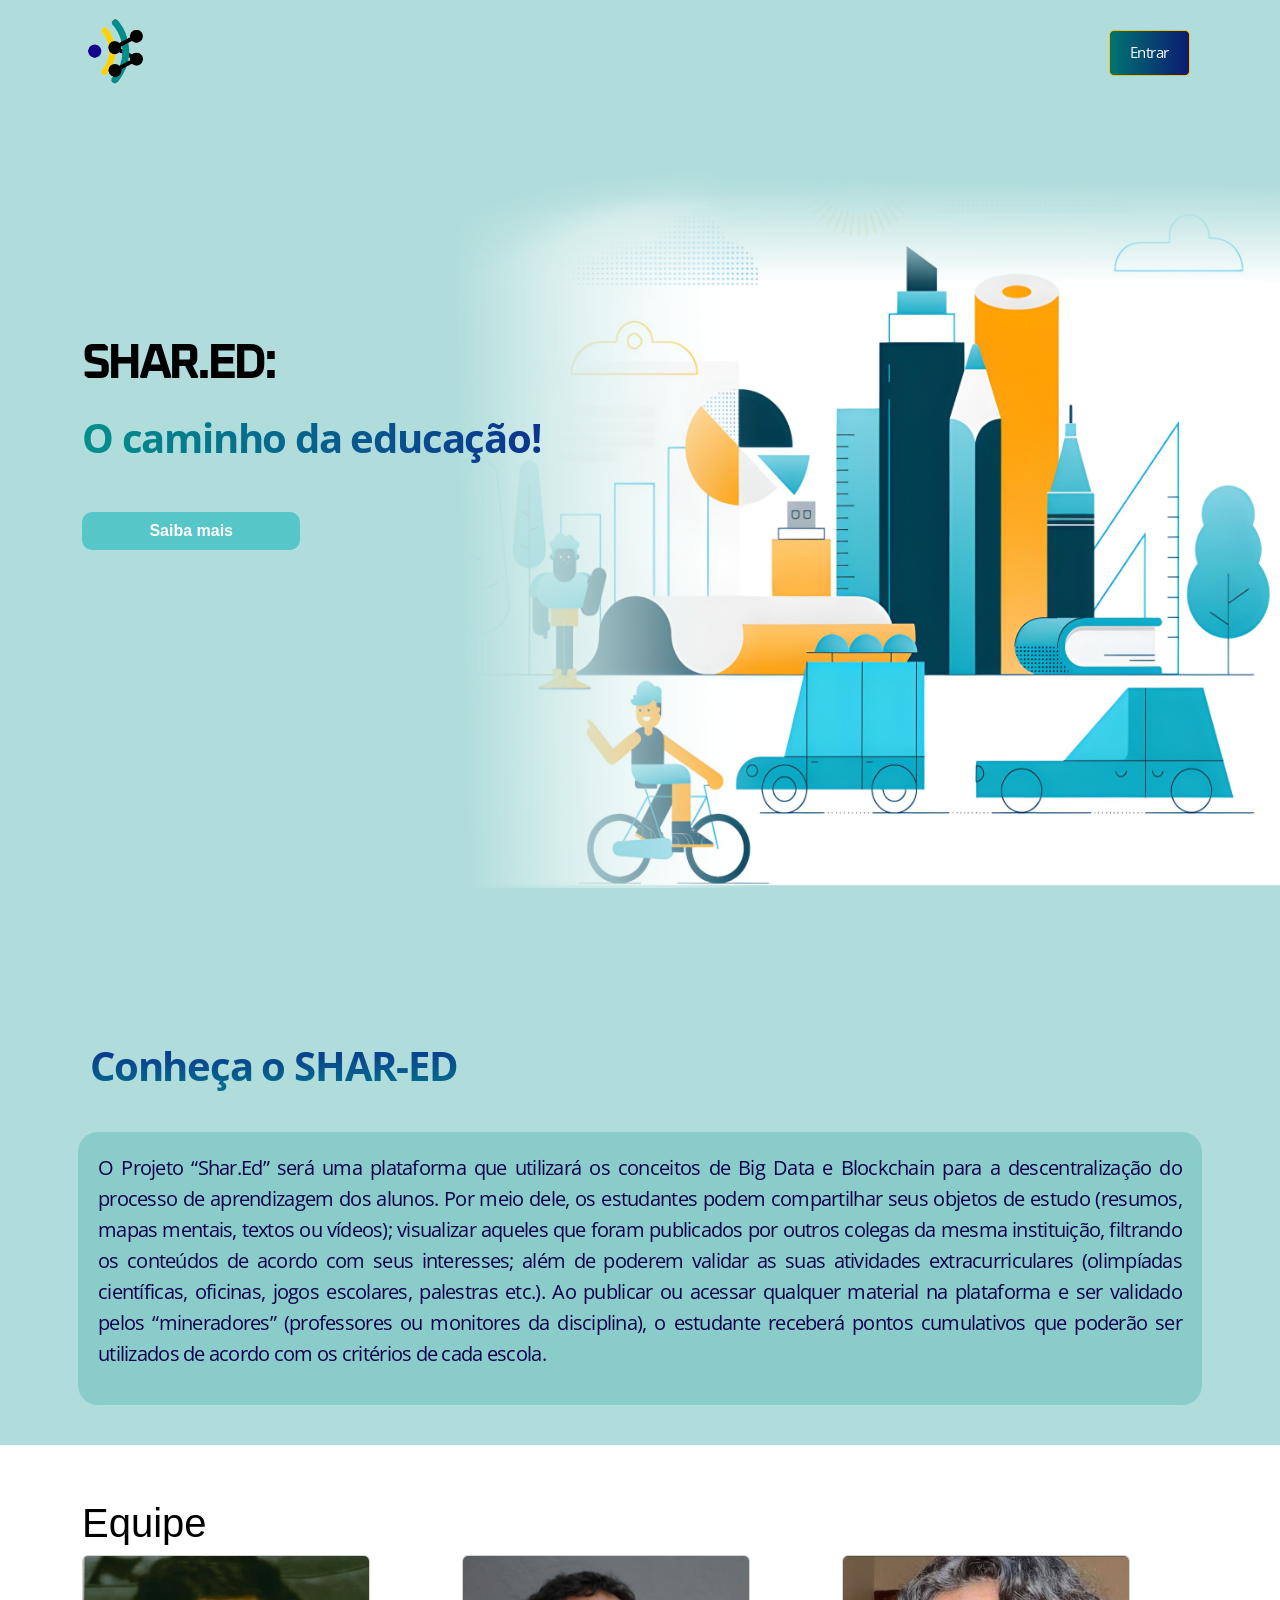
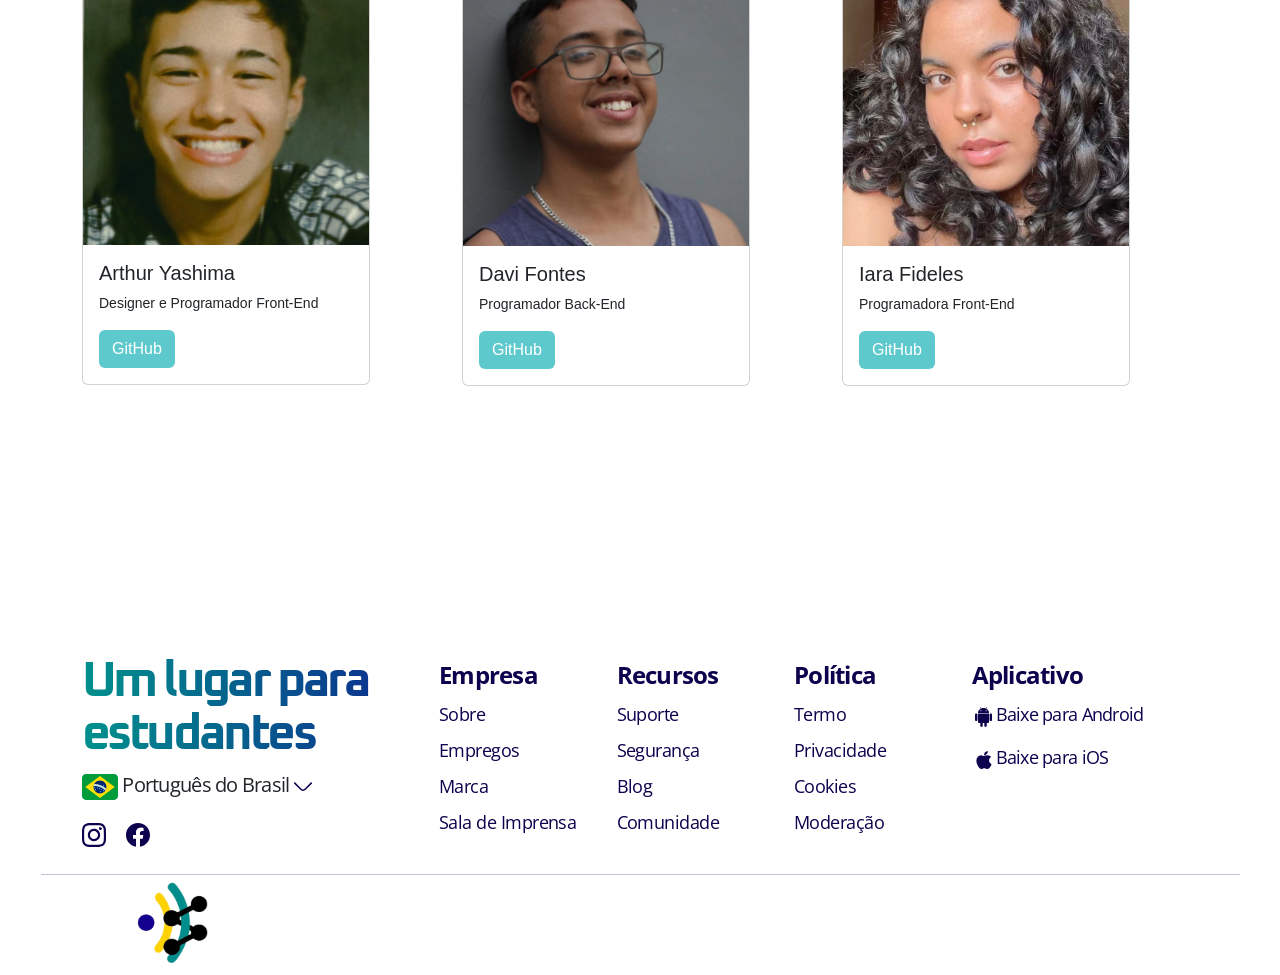
<file: frontend/pages/Index.html>
<!DOCTYPE html>
<html lang="pt-br">
<head>
    <meta charset="utf-8">
    <meta name="viewport" content="width=device-width, initial-scale=1">
    <title>Shar.Ed | Home</title>
    <link rel="icon" href="images/Shar.Ed_logo.png" sizes="32x32">
    <link href="https://cdn.jsdelivr.net/npm/bootstrap@5.3.3/dist/css/bootstrap.min.css" rel="stylesheet" integrity="sha384-QWTKZyjpPEjISv5WaRU9OFeRpok6YctnYmDr5pNlyT2bRjXh0JMhjY6hW+ALEwIH" crossorigin="anonymous">    
    <link rel="stylesheet" href="https://cdn.jsdelivr.net/npm/bootstrap-icons@1.10.5/font/bootstrap-icons.css">
    
    <style type="text/css">
        @import url('https://fonts.googleapis.com/css2?family=Oxanium:wght@200..800&display=swap');   
        @import url('https://fonts.googleapis.com/css2?family=Open+Sans:ital,wght@0,300..800;1,300..800&family=Oxanium:wght@700&display=swap'); 

        .menuFonte {
            font-family: "Open Sans";
            font-size: 24px;
            font-weight: 400;
            line-height: 155.99%;
            letter-spacing: -0.72px;
        }

        .lema {
            font-family: "Open Sans";
            font-size: 40px;
            font-weight: 700;
            line-height: 155.99%;
            letter-spacing: -1.2px;
            background: var(--Color-Style-Padrao-BG-Horizontal, linear-gradient(91deg, #00908C 1.1%, #130090 129.87%));
            -webkit-background-clip: text;
            -webkit-text-fill-color: transparent;
        }

        body {
            font-family: 'Mooli', sans-serif;
            font-size: 18px;
        }

        .rodapeFonte {
            color: var(--Color-Style-Primary-primary-600, #0C024D);
            font-family: "Open Sans";
            font-size: 24px;
            font-weight: 700;
            line-height: 155.99%;
            letter-spacing: -0.72px;
        }

        .titulo {
            font-family: Oxanium;
            font-size: 50px;
            font-weight: 700;
            line-height: 105.182%;
            letter-spacing: -3.6px;
            color: #000;
        }

        p {
            text-align: justify;
        }

        rodapé {
            background-color: rgb(255, 255, 255);
            padding-top: 50px;
            padding-bottom: 20px; /* Correção no nome da propriedade */
        }

        .align-center {
            align-items: center;
        }

        /* Nova classe para ajustar o texto do contêiner "Conheça o Shar.Ed" */
        .container-conteudo {
            padding: 20px;
            border-radius: 20px;
        }
        

    </style>

</head>
<body>

 
    <div class="container-fluid" style="background-color: #B0DDDB;">

        <nav class="navbar navbar-expand-lg menuFonte">
            <div class="container">
              <a class="navbar-brand" href="#"><img src="../images/Shar.Ed_logo.png" height="80px"></a>
              <button class="navbar-toggler" type="button" data-bs-toggle="collapse" data-bs-target="#navbarSupportedContent" aria-controls="navbarSupportedContent" aria-expanded="false" aria-label="Toggle navigation">
                <span class="navbar-toggler-icon"></span>
              </button>
              <div class="collapse navbar-collapse" id="navbarSupportedContent">
                <div class="container-fluid">
                <div class="row">
                    <div class="col-md-6"></div>
                    <div class="col-md-6"> 
                  
                </div>
                </div>
                </div>
                  <a href="Login.php" style="text-decoration: none;"><button class="btn btn-warning me-2 menuFonte" style="color: var(--Color-Style-Padrao-White, var(--Color, #FFF));font-family: Open Sans;font-size: 15px;font-style: normal;font-weight: 400;
                  line-height: 155.99%; letter-spacing: -0.42px;display: flex;padding: 10px 20px;justify-content: center;align-items: center;
                  gap: 10px; border-radius: 5px; background: linear-gradient(0deg, rgba(0, 0, 0, 0.20) 0%, rgba(0, 0, 0, 0.20) 100%), linear-gradient(91deg, #00908C 1.1%, #130090 129.87%);" type="submit">Entrar</button></a>
              </div>
            </div>
          </nav>
    </div>
    
    
    <div style="height: 95vh; background-image: url('../images/principalfund.png'); background-size: cover; background-position: center;">
        <div class="container" style="margin-top: 0px;">
            <br><br><br><br><br><br><br><br>
            <div class="row">
                <div class="col-md-6 col-sm-12">
                    <p></p>
                    <p class="titulo">SHAR.ED:</p>
                    <p class="lema">O caminho da educação!</p>
                    <br>
                    <p>
                        <a href="#saiba">
                            <button class="btn" style="background-color: #4dc4c8e6; color: white; font-weight: bold; width: 40%; border-radius: 10px;">Saiba mais</button>
                        </a>
                    </p>
                    <br>
                </div>
                <div class="col-md-1"></div>
            </div>
        </div>
    </div>
    

    <div style="height: auto; background-color: #B0DDDB;">
        <br><br>
        <div class="container container-conteudo" style="padding-bottom: 40px;">
            <div class="row">
                <div class="col-md-12 col-sm-12">
                    <h1 class="lema" style="background: -webkit-linear-gradient(91deg, #00908C 1.1%, #130090 129.87%); -webkit-background-clip: text; -webkit-text-fill-color: transparent;">Conheça o SHAR-ED</h1>
                </div>
            </div>
            <br>
            <div class="row">
                <div class="col-md-12 col-sm-12" style="background-color: #8ACCCA; padding: 20px; border-radius: 20px;">
                    <p class="menuFonte" style="color:#0C024D; font-size: 20px">O Projeto “Shar.Ed” será uma plataforma que utilizará os conceitos de Big Data
                        e Blockchain para a descentralização do processo de aprendizagem dos alunos. Por meio dele, os
                        estudantes podem compartilhar seus objetos de estudo (resumos, mapas mentais, textos ou vídeos);
                        visualizar aqueles que foram publicados por outros colegas da mesma instituição, filtrando os
                        conteúdos de acordo com seus interesses; além de poderem validar as suas atividades extracurriculares
                        (olimpíadas científicas, oficinas, jogos escolares, palestras etc.). Ao publicar ou acessar qualquer
                        material na plataforma e ser validado pelos “mineradores” (professores ou monitores da disciplina),
                        o estudante receberá pontos cumulativos que poderão ser utilizados de acordo com os critérios de cada
                        escola.</p>
                </div>
            </div>
        </div>
    </div>

    <div style="background-color: white;">

        <br><br>
        
        <div class="container">
        <div class="row">
            <div class="col-md-12 col-sm-12">
                <h1 class="lead" id="saiba" style="color: black; font-size: 40px">Equipe</h1>
            </div>
            <div class="col-md-4 col-sm-12">
                <div class="card" style="width: 18rem;">
                    <img src="../images/japa.png" class="card-img-top" alt="...">
                    <div class="card-body">
                        <h5 class="card-title">Arthur Yashima</h5>
                        <p class="card-text" style="font-size: 14px">Designer e Programador Front-End</p>
                        <a href="https://github.com/ArthurYashima" target="_blank" class="btn" style="background-color:rgba(77, 196, 200, 0.9); color: white;">GitHub</a>
                    </div>
                </div>                     
            </div>
            <div class="col-md-4 col-sm-12">
                <div class="card" style="width: 18rem; ">
                    <img src="../images/davi.png" class="card-img-top" alt="...">
                    <div class="card-body">
                        <h5 class="card-title">Davi Fontes</h5>
                        <p class="card-text" style="font-size: 14px">Programador Back-End</p>
                        <a href="https://github.com/Fontes28" target="_blank" class="btn" style="background-color:rgba(77, 196, 200, 0.9); color: white;">GitHub</a>
                    </div>
                </div>                     
            </div>
            <div class="col-md-4 col-sm-12">
                <div class="card" style="width: 18rem;">
                    <img src="../images/iara.png" class="card-img-top" alt="...">
                    <div class="card-body">
                        <h5 class="card-title">Iara Fideles</h5>
                        <p class="card-text" style="font-size: 14px">Programadora Front-End</p>
                        <a href="https://github.com/iarafid" target="_blank" class="btn" style="background-color:#4dc4c8e6; color: white;">GitHub</a>
                    </div>
                </div>      
            </div>
           
        </div>
    </div>
    


    <br><br><br><br><br><br><br><br><br><br>

</div>
<script type="text/javascript">
</script>
  <!--fim container cursos-->

  <footer style="overflow: hidden;">
    <div class="container align-center" style="display: flex; width: 1199px; align-items: flex-start;">
        <div class="row">
            <div class="col-md-12 col-sm-12">
                <h1 class="titulo" style="background: linear-gradient(91deg, #00908C 1.1%, #130090 129.87%);background-clip: text;
                -webkit-background-clip: text; -webkit-text-fill-color: transparent;width: 357px; flex-shrink: 0;">Um lugar para estudantes</h1>
                <h2 class="menuFonte" style="width: 275px; height: 46px; font-size: 20px;"><img src="../images/bandeira.svg"> Português do Brasil <img src="../images/selecionar.svg"></h2>
            
                <div style="display: flex; align-items: flex-start; gap: 20px;"><img src="../images/insta.svg"><img src="../images/face.svg"></div>
            </div>
        </div>
        <div class="row">
            <div class="col-md-3 col-sm-6">
                <h5 class="rodapeFonte">Empresa</h5>
                <ul class="list-unstyled" style="display: flex;flex-direction: column;align-items: flex-start;gap: 15px;
                flex-shrink: 0;">
                    <li class="menuFonte" style="font-size: 18px;letter-spacing: -0.54px;width: 141px;height: 21px;"><a href="#" style="text-decoration: none; color: #0C024D;">Sobre</a></li>
                    <li class="menuFonte" style="font-size: 18px;letter-spacing: -0.54px;width: 141px;height: 21px;"><a href="#" style="text-decoration: none; color: #0C024D;">Empregos</a></li>
                    <li class="menuFonte" style="font-size: 18px;letter-spacing: -0.54px;width: 141px;height: 21px;"><a href="#" style="text-decoration: none; color: #0C024D;">Marca</a></li>
                    <li class="menuFonte" style="font-size: 18px;letter-spacing: -0.54px;width: 141px;height: 21px;"><a href="#" style="text-decoration: none; color: #0C024D;">Sala de Imprensa</a></li>
                </ul>
            </div>
            <div class="col-md-3 col-sm-6">
                <h5 class="rodapeFonte">Recursos</h5>
                <ul class="list-unstyled" style="display: flex;flex-direction: column;align-items: flex-start;gap: 15px;
                flex-shrink: 0;">
                    <li class="menuFonte" style="font-size: 18px;letter-spacing: -0.54px;width: 141px;height: 21px;"><a href="#" style="text-decoration: none; color: #0C024D;">Suporte</a></li>
                    <li class="menuFonte" style="font-size: 18px;letter-spacing: -0.54px;width: 141px;height: 21px;"><a href="#" style="text-decoration: none; color: #0C024D;">Segurança</a></li>
                    <li class="menuFonte" style="font-size: 18px;letter-spacing: -0.54px;width: 141px;height: 21px;"><a href="#" style="text-decoration: none; color: #0C024D;">Blog</a></li>
                    <li class="menuFonte" style="font-size: 18px;letter-spacing: -0.54px;width: 141px;height: 21px;"><a href="#" style="text-decoration: none; color: #0C024D;">Comunidade</a></li>
                </ul>
            </div>
            <div class="col-md-3 col-sm-6">
                <h5 class="rodapeFonte">Política</h5>
                <ul class="list-unstyled" style="display: flex;flex-direction: column;align-items: flex-start;gap: 15px;
                flex-shrink: 0;">
                    <li class="menuFonte" style="font-size: 18px;letter-spacing: -0.54px;width: 141px;height: 21px;"><a href="#" style="text-decoration: none; color: #0C024D;">Termo</a></li>
                    <li class="menuFonte" style="font-size: 18px;letter-spacing: -0.54px;width: 141px;height: 21px;"><a href="#" style="text-decoration: none; color: #0C024D;">Privacidade</a></li>
                    <li class="menuFonte" style="font-size: 18px;letter-spacing: -0.54px;width: 141px;height: 21px;"><a href="#" style="text-decoration: none; color: #0C024D;">Cookies</a></li>
                    <li class="menuFonte" style="font-size: 18px;letter-spacing: -0.54px;width: 141px;height: 21px;"><a href="#" style="text-decoration: none; color: #0C024D;">Moderação</a></li>
                </ul>
            </div>
            <div class="col-md-3 col-sm-6">
                <h5 class="rodapeFonte">Aplicativo</h5>
                <ul class="list-unstyled" style="display: flex; flex-direction: column;align-items: flex-start;gap: 15px;
                flex-shrink: 0;">
                    <li class="menuFonte" style="font-size: 18px;display: flex;width: 191px;align-items: flex-start;gap: 15px;"><a href="#" style="text-decoration: none; color: #0C024D;"><img src="../images/android.svg">Baixe para Android</a></li>
                    <li class="menuFonte" style="font-size: 18px;width: 152px; height: 21px; flex-shrink: 0;"><a href="#" style="text-decoration: none; color: #0C024D;"><img src="../images/apple.svg">Baixe para iOS</a></li>
                </ul>
            </div>
        </div>
    </div>   
</div> 
<br>
<div style="text-align: center;">
    <hr style="width: 100%; max-width: 1199px; height: 1px; background: #0C024D; border: none; margin: 0 auto;">
</div>
<div>
    <img src="../images/Shar.Ed_logo.png" alt="Logo" style="width: 90px; height: 100px;position: absolute;
    left: 130px;">
</div>   
</footer>
<br><br>
<script src="https://cdn.jsdelivr.net/npm/bootstrap@5.3.3/dist/js/bootstrap.bundle.min.js" integrity="sha384-YvpcrYf0tY3lHB60NNkmXc5s9fDVZLESaAA55NDzOxhy9GkcIdslK1eN7N6jIeHz" crossorigin="anonymous"></script>
</body>
</body>
</html>
</file>
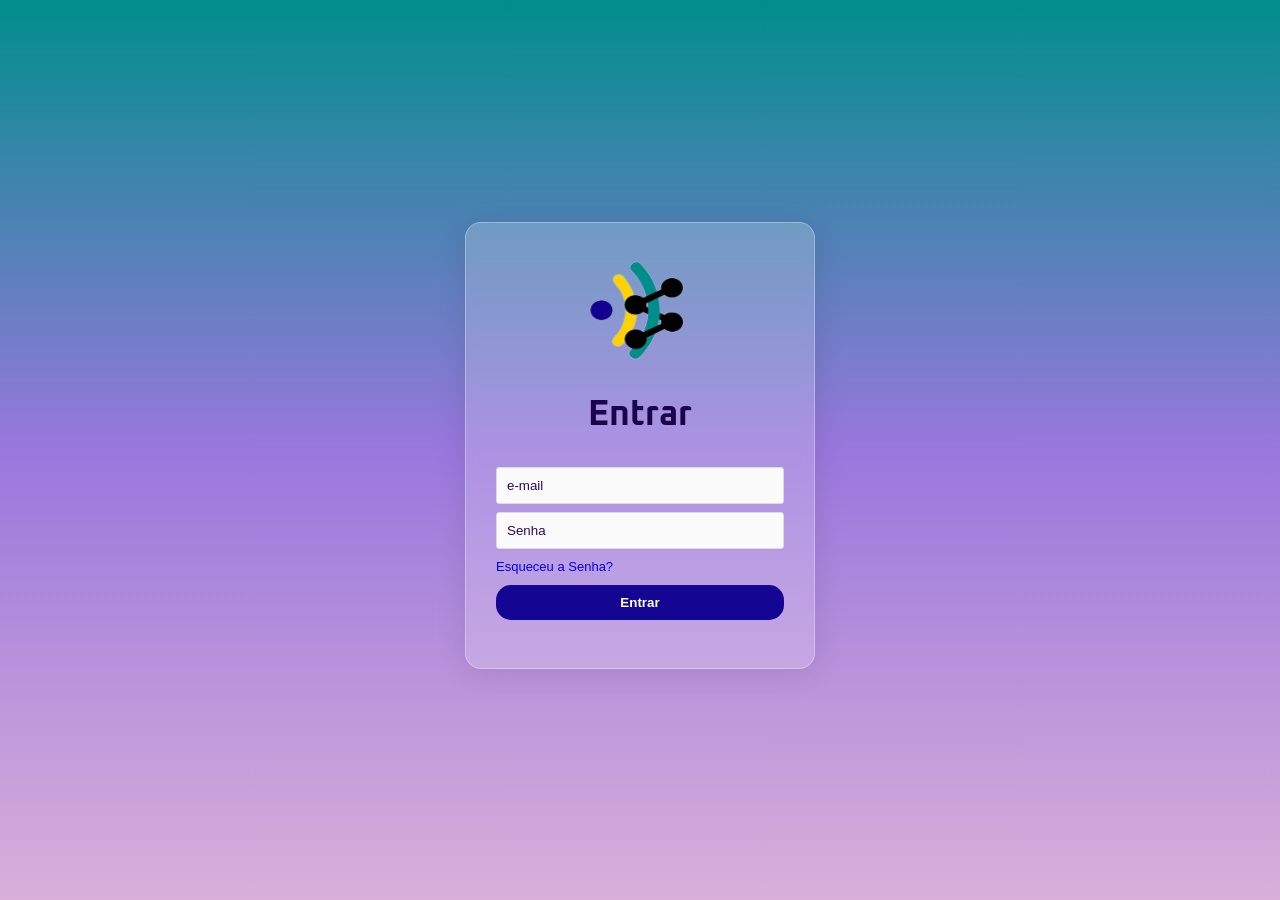
<file: pages/login.html>
<!DOCTYPE html>
<html lang="en">
<head>
    <meta charset="UTF-8">
    <meta name="viewport" content="width=device-width, initial-scale=1.0">
    <title>Entrar ou Registrar</title>
    <link rel="stylesheet" href="/styles/login.css">
</head>
<body>
    <main class="flex align-items-center justify-content-center">
        <section id="mobile" class="flex">
        </section>
        <section id="auth" class="flex direction-column">
            <div class="panel login flex direction-column">
                <h1 title="Instagram" class="flex justify-content-center">
                    <img src="/images/Shar.Ed_logo.png" alt="Logo Shar.Ed" title="Shar.Ed Logo" width="120" height="120" />
                </h1>
                <h2 class="flex justify-content-center">
                    Entrar
                </h2>
                <form>
                    <label for="email" class="sr-only">Email</label>
                    <input name="email" placeholder="e-mail" />

                    <label for="password" class="sr-only">Senha</label>
                    <input name="password" type="password" placeholder="Senha" />
                    <a href="/pages/auxPages/password_recover.html">Esqueceu a Senha?</a>
                    <input type="button"  class="btnLogin" value="Entrar" onclick="window.open('/pages/feed.html')">
                </form>
                <div class="flex separator align-items-center">
                   
                </div>
                
            </div>
            
        </section>
    </main>
</body>

</html>
</file>
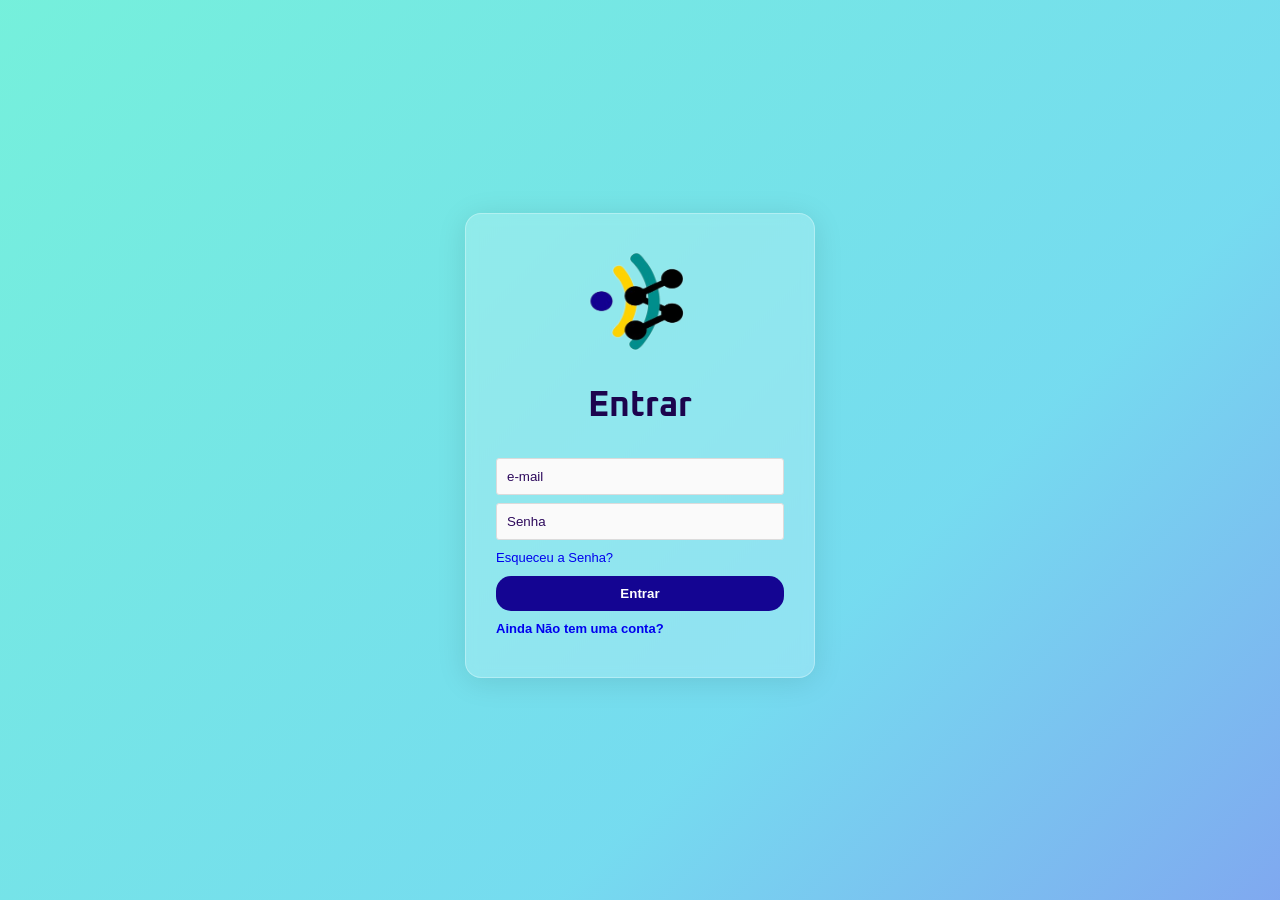
<file: frontend/pages/login.html>
<!DOCTYPE html>
<html lang="en">
<head>
    <meta charset="UTF-8">
    <meta name="viewport" content="width=device-width, initial-scale=1.0">
    <title>Entrar ou Registrar</title>
    <link rel="stylesheet" href="../styles/login.css">
</head>
<body>
    <main class="flex align-items-center justify-content-center">
        <section id="auth" class="flex direction-column">
            <div class="panel login flex direction-column">
                <h1 title="Instagram" class="flex justify-content-center">
                    <img src="../images/Shar.Ed_logo.png" alt="Logo Shar.Ed" title="Shar.Ed Logo" width="120" height="120" />
                </h1>
                <h2 class="flex justify-content-center">
                    Entrar
                </h2>
                <form method="post" action="../../../Shar.EdWeb-V2.0/backend/User/login.php">
                    <label for="email" class="sr-only">Email</label>
                    <input name="email" placeholder="e-mail" />

                    <label for="password" class="sr-only">Senha</label>
                    <input name="password" type="password" placeholder="Senha" />
                    <a href="../pages/auxPages/password_recover.html">Esqueceu a Senha?</a>
                    <input type="submit"  class="btnLogin" value="Entrar">
                    <h4>
                        <a href="../pages/signup.html">Ainda Não tem uma conta?</a>
                    </h4>
                </form>
                
                
            </div>
            
        </section>
    </main>
</body>

</html>
</file>
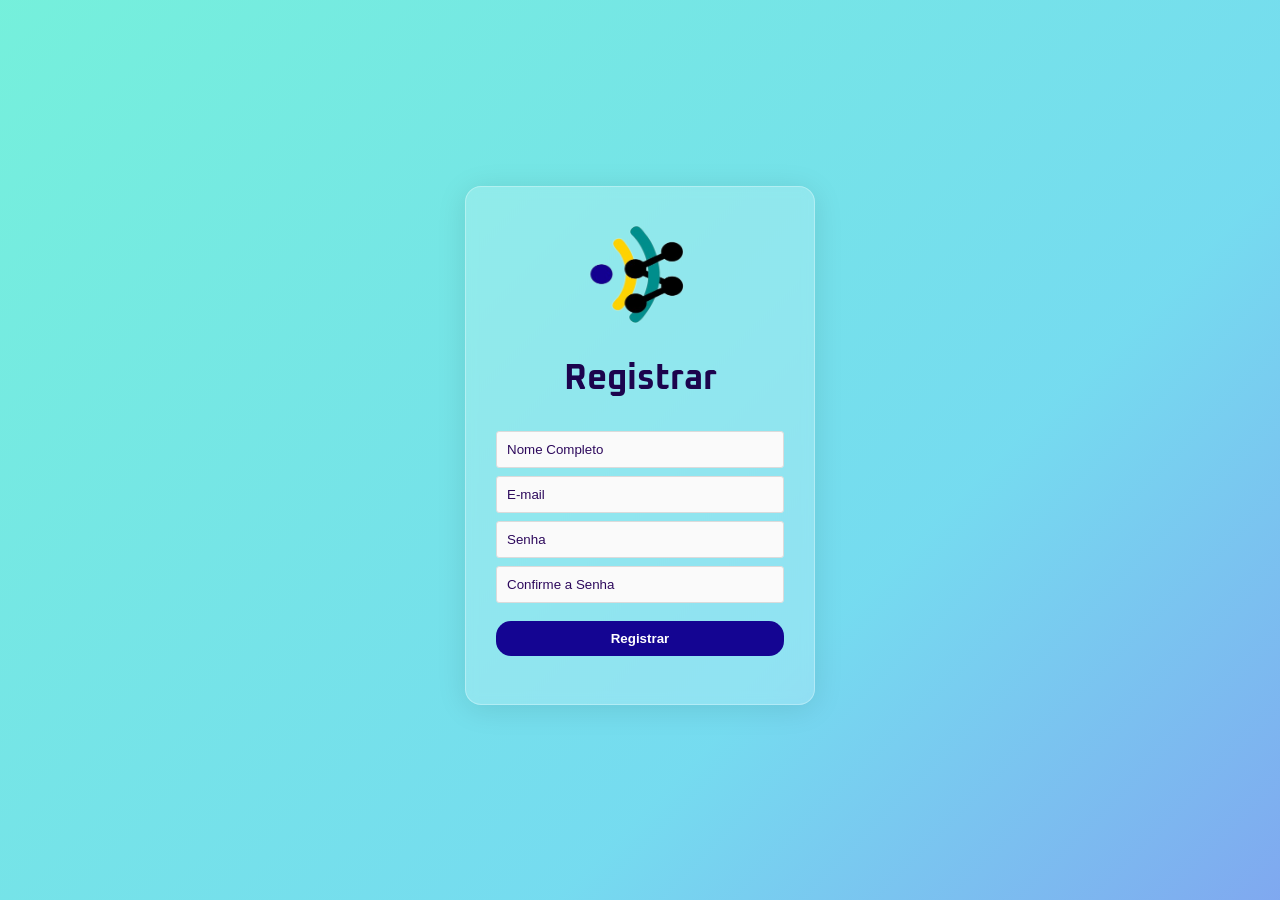
<file: frontend/pages/register.html>
<!DOCTYPE html>
<html lang="en">
<head>
    <meta charset="UTF-8">
    <meta name="viewport" content="width=device-width, initial-scale=1.0">
    <title>Entrar ou Registrar</title>
    <link rel="stylesheet" href="../styles/login.css">
</head>
<body>
    <main class="flex align-items-center justify-content-center">
        <section id="mobile" class="flex">
        </section>
        <section id="auth" class="flex direction-column">
            <div class="panel login flex direction-column">
                <h1 title="Instagram" class="flex justify-content-center">
                    <img src="../images/Shar.Ed_logo.png" alt="Logo Shar.Ed" title="Shar.Ed Logo" width="120" height="120" />
                </h1>
                <h2 class="flex justify-content-center">
                    Registrar
                </h2>
                <form>
                    <label for="name" class="sr-only">Email</label>
                    <input name="name" placeholder="Nome Completo" />

                    <label for="email" class="sr-only">Email</label>
                    <input name="email" placeholder="E-mail" />

                    <label for="password" class="sr-only">Senha</label>
                    <input name="password" type="password" placeholder="Senha" />

                    <label for="confirm-password" class="sr-only">Senha</label>
                    <input name="confirm-password" type="password" placeholder="Confirme a Senha" />

                    <input type="button"  class="btnLogin" value="Registrar" onclick="window.open('/pages/feed.html')">
                </form>
                <div class="flex separator align-items-center">
                   
                </div>
                
            </div>
            
        </section>
    </main>
</body>

</html>
</file>
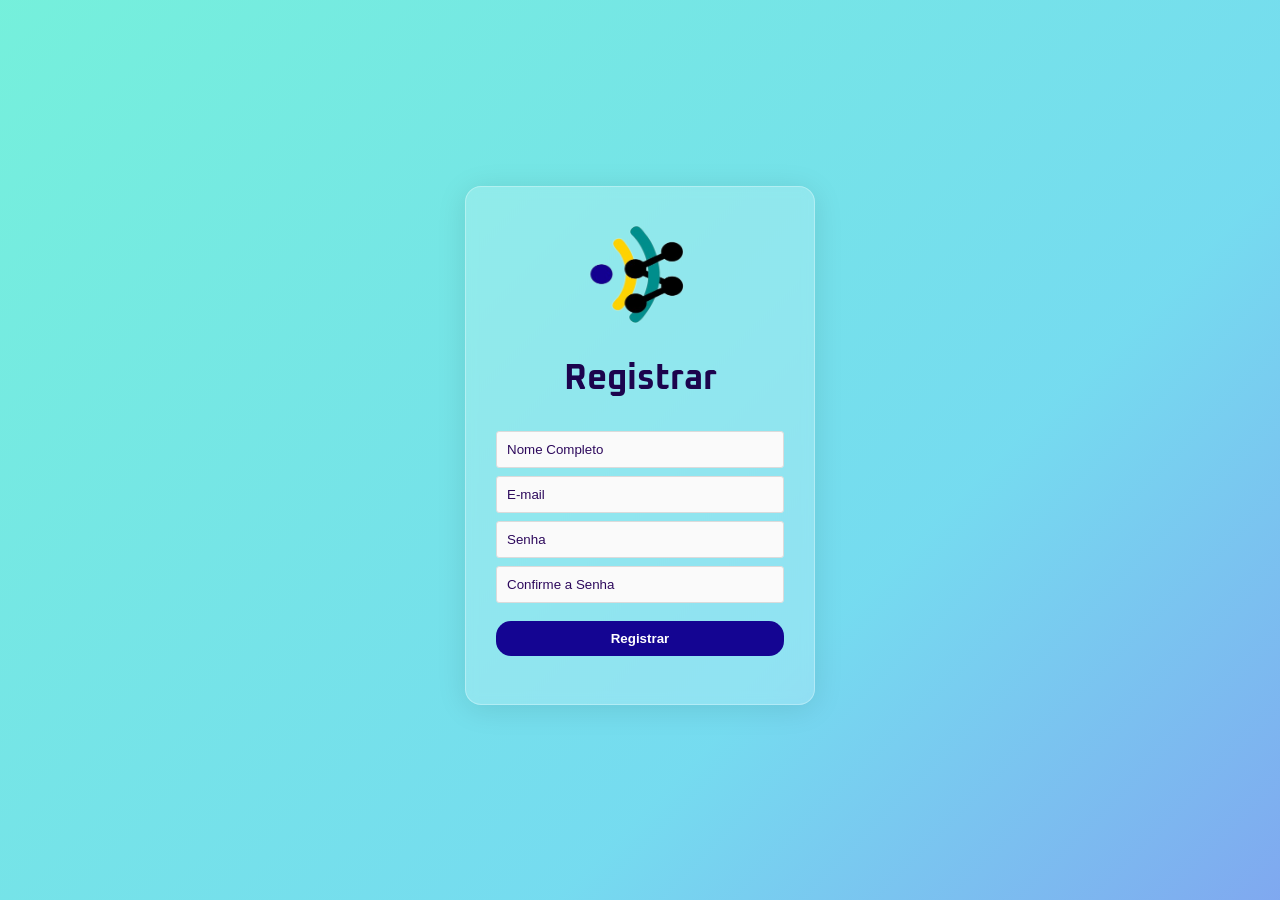
<file: frontend/pages/signup.html>
<!DOCTYPE html>
<html lang="en">
<head>
    <meta charset="UTF-8">
    <meta name="viewport" content="width=device-width, initial-scale=1.0">
    <title>Entrar ou Registrar</title>
    <link rel="stylesheet" href="../styles/login.css">
</head>
<body>
    <main class="flex align-items-center justify-content-center">
        <section id="mobile" class="flex">
        </section>
        <section id="auth" class="flex direction-column">
            <div class="panel login flex direction-column">
                <h1 title="Instagram" class="flex justify-content-center">
                    <img src="../images/Shar.Ed_logo.png" alt="Logo Shar.Ed" title="Shar.Ed Logo" width="120" height="120" />
                </h1>
                <h2 class="flex justify-content-center">
                    Registrar
                </h2>
                <form method="post" action="../../backend/User/signup.php">
                    <label for="name" class="sr-only">Email</label>
                    <input name="name" placeholder="Nome Completo" />

                    <label for="email" class="sr-only">Email</label>
                    <input name="email" placeholder="E-mail" />

                    <label for="password" class="sr-only">Senha</label>
                    <input name="password" type="password" placeholder="Senha" />

                    <label for="confirm-password" class="sr-only">Senha</label>
                    <input name="confirm-password" type="password" placeholder="Confirme a Senha" />

                    <input type="submit"  class="btnLogin" value="Registrar">
                </form>
                <div class="flex separator align-items-center">
                   
                </div>
                
            </div>
            
        </section>
    </main>
</body>

</html>
</file>
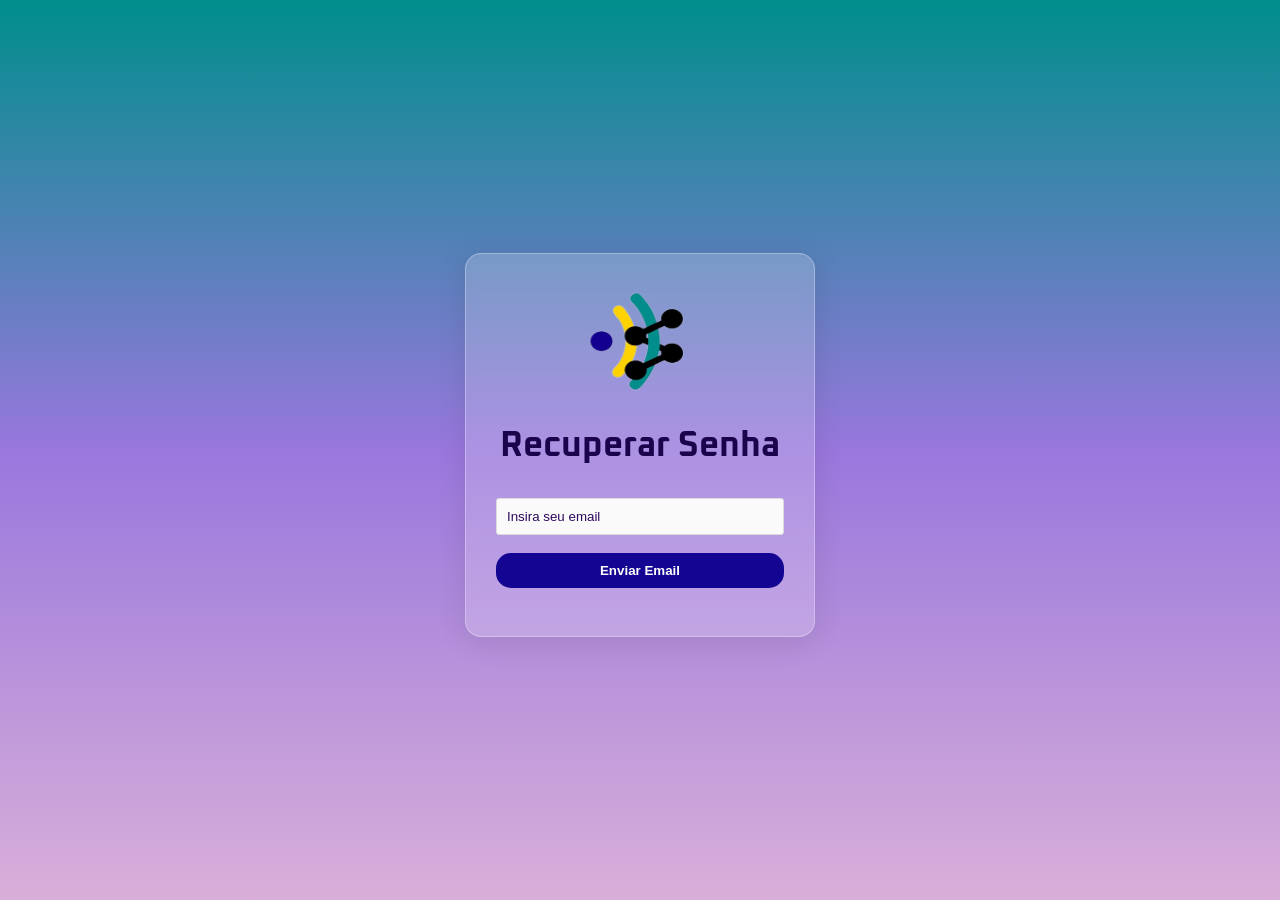
<file: pages/auxPages/password_recover.html>
<!DOCTYPE html>
<html lang="en">
<head>
    <meta charset="UTF-8">
    <meta name="viewport" content="width=device-width, initial-scale=1.0">
    <title>Recuperação de Senha</title>
    <link rel="stylesheet" href="../../styles/password_recover.css">
</head>
<body>
    <main class="flex align-items-center justify-content-center">
        <section id="mobile" class="flex">
        </section>
        <section id="auth" class="flex direction-column">
            <div class="panel login flex direction-column">
                <h1 title="Instagram" class="flex justify-content-center">
                    <img src="/images/Shar.Ed_logo.png" alt="Logo Shar.Ed" title="Shar.Ed Logo" width="120" height="120" />
                </h1>
                <h2 class="flex justify-content-center">
                    Recuperar Senha
                </h2>
                <form>
                    <label for="email" class="sr-only">Email</label>
                    <input name="email" placeholder="Insira seu email" />
                    <input type="button"  class="btnLogin" value="Enviar Email">
                </form>
                <div class="flex separator align-items-center">
                   
                </div>
                
            </div>
            
        </section>
    </main>
</body>
</html>
</file>
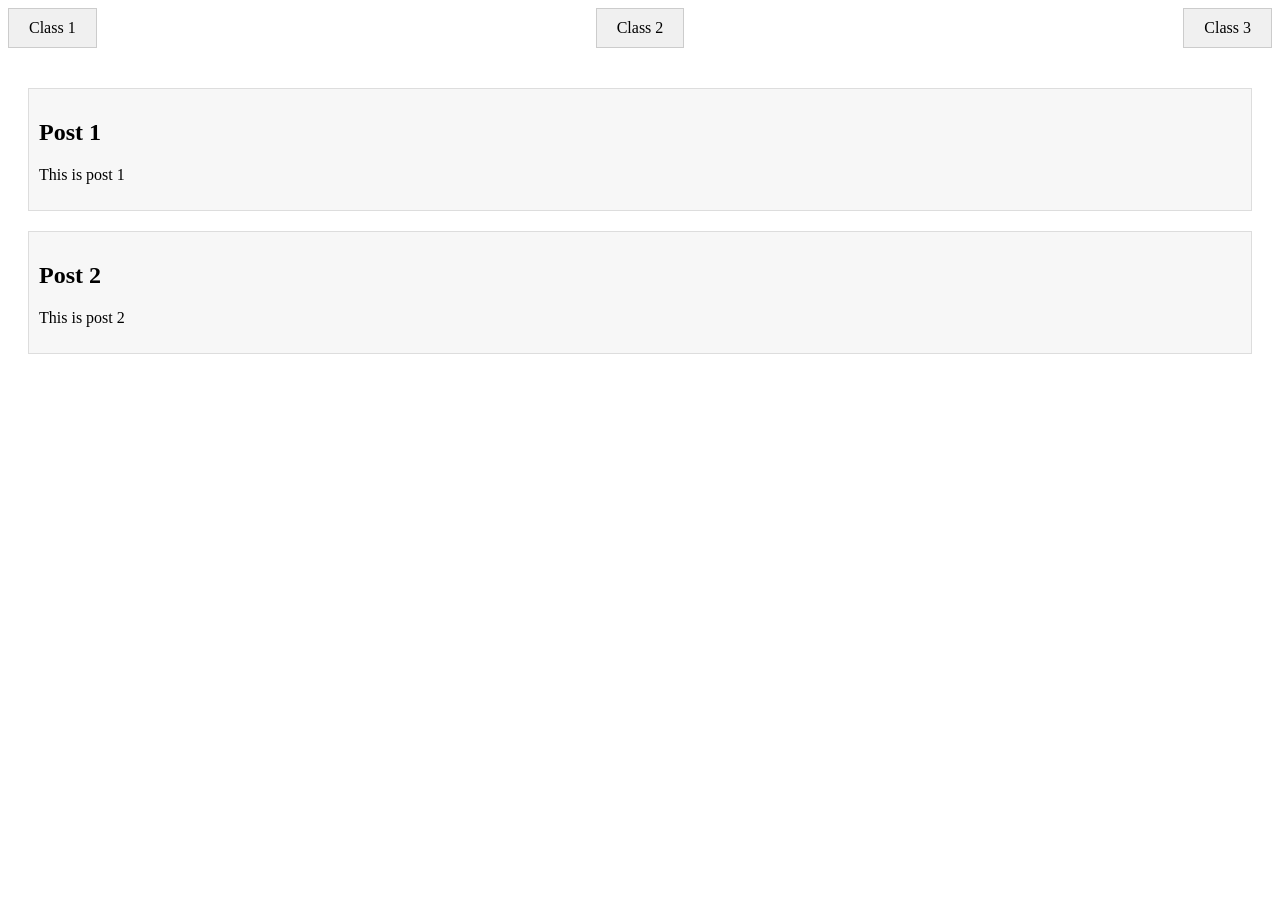
<file: frontend/pages/auxPages/bottombar.html>
<!DOCTYPE html>
<html lang="en">
<head>
    <meta charset="UTF-8">
    <meta name="viewport" content="width=device-width, initial-scale=1.0">
    <title>Teacher's Area</title>
    <style>
        /* CSS for tabs */
        .tabs {
            display: flex;
            justify-content: space-between;
            margin-bottom: 20px;
        }
        .tab {
            background-color: #f0f0f0;
            padding: 10px 20px;
            border: 1px solid #ccc;
            cursor: pointer;
        }
        .tab.active {
            background-color: #fff;
            border-bottom: 2px solid #337ab7;
        }
        /* CSS for posts */
        .posts {
            padding: 20px;
        }
        .post {
            background-color: #f7f7f7;
            padding: 10px;
            border: 1px solid #ddd;
            margin-bottom: 20px;
        }
        .post:hover {
            background-color: #fff;
        }
    </style>
</head>
<body>
    <div class="tabs">
        <div class="tab" data-class="class-1">Class 1</div>
        <div class="tab" data-class="class-2">Class 2</div>
        <div class="tab" data-class="class-3">Class 3</div>
    </div>
    <div class="posts">
        <!-- posts will be rendered here -->
    </div>

    <script>
        const tabs = document.querySelectorAll('.tab');
        const postsContainer = document.querySelector('.posts');

        // sample data for posts
        const posts = {
            'class-1': [
                { title: 'Post 1', content: 'This is post 1' },
                { title: 'Post 2', content: 'This is post 2' },
            ],
            'class-2': [
                { title: 'Post 3', content: 'This is post 3' },
                { title: 'Post 4', content: 'This is post 4' },
            ],
            'class-3': [
                { title: 'Post 5', content: 'This is post 5' },
                { title: 'Post 6', content: 'This is post 6' },
            ],
        };

        // add event listener to tabs
        tabs.forEach((tab) => {
            tab.addEventListener('click', () => {
                // remove active class from all tabs
                tabs.forEach((t) => t.classList.remove('active'));
                // add active class to the clicked tab
                tab.classList.add('active');
                // render posts for the selected class
                const className = tab.dataset.class;
                renderPosts(className);
            });
        });

        // render posts function
        function renderPosts(className) {
            postsContainer.innerHTML = '';
            posts[className].forEach((post) => {
                const postHTML = `
                    <div class="post">
                        <h2>${post.title}</h2>
                        <p>${post.content}</p>
                    </div>
                `;
                postsContainer.innerHTML += postHTML;
            });
        }

        // render posts for the first tab by default
        renderPosts('class-1');
    </script>
</body>
</html>
</file>
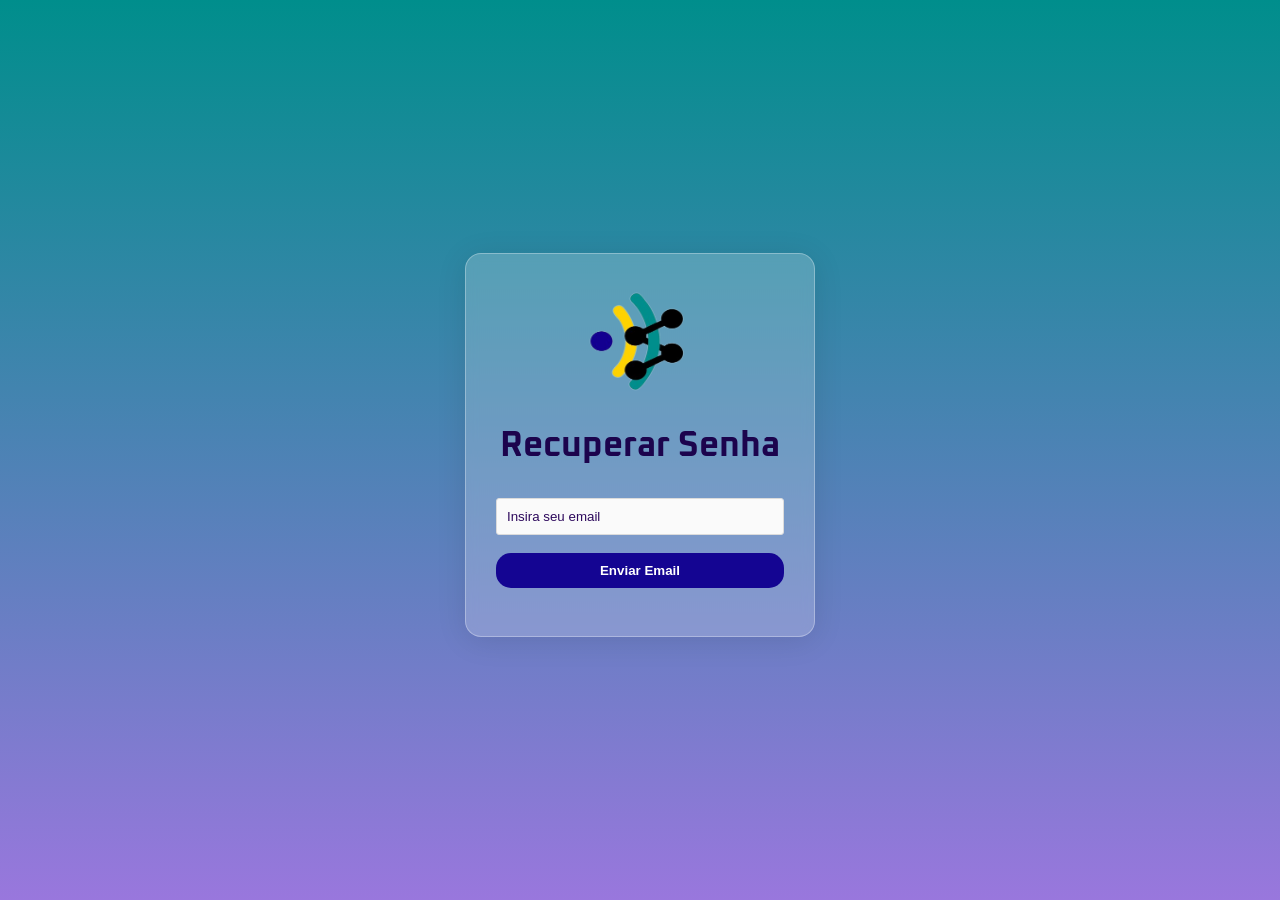
<file: frontend/pages/auxPages/password_recover.html>
<!DOCTYPE html>
<html lang="en">
<head>
    <meta charset="UTF-8">
    <meta name="viewport" content="width=device-width, initial-scale=1.0">
    <title>Recuperação de Senha</title>
    <link rel="stylesheet" href="../../styles/password_recover.css">
</head>
<body>
    <main class="flex align-items-center justify-content-center">
        <section id="mobile" class="flex">
        </section>
        <section id="auth" class="flex direction-column">
            <div class="panel login flex direction-column">
                <h1 title="Instagram" class="flex justify-content-center">
                    <img src="../../images/Shar.Ed_logo.png" alt="Logo Shar.Ed" title="Shar.Ed Logo" width="120" height="120" />
                </h1>
                <h2 class="flex justify-content-center">
                    Recuperar Senha
                </h2>
                <form>
                    <label for="email" class="sr-only">Email</label>
                    <input name="email" placeholder="Insira seu email" />
                    <input type="button"  class="btnLogin" value="Enviar Email">
                </form>
                <div class="flex separator align-items-center">
                   
                </div>
                
            </div>
            
        </section>
    </main>
</body>
</html>
</file>
<file: styles/login.css>
@import url('https://fonts.googleapis.com/css2?family=Oxanium:wght@200..800&display=swap');   

* {
    border: none;
    box-sizing: border-box;
    font-family: Arial, Helvetica, sans-serif;
    margin: 0;
    padding: 0;
}

body {
    background-color: #D9AFD9;
    background-image: linear-gradient(0deg, #D9AFD9 0%, #9977dd 50%, #008e8c 100%);    
    height: 100vh;
}

main {
    height: 100vh;
    margin: auto;
    max-width: 935px;
}

a { text-decoration: none; font-size: small; }
h1 { margin: 20px 0; }
h2{ font-family: Oxanium; color: #1c044d; font-size: 35px;}

/**
 * Flex rules
 */
.flex {
    display: -webkit-box;
    display: -moz-box;
    display: -webkit-flex;
    display: -ms-flexbox;
    display: flex;
}

.direction-column {
    -webkit-box-direction: normal;
    -webkit-box-orient: vertical;
    -moz-box-direction: normal;
    -moz-box-orient: vertical;
    -webkit-flex-direction: column;
    -ms-flex-direction: column;
    flex-direction: column;
}

.justify-content-center {
    -webkit-box-pack: center;
    -moz-box-pack: center;
    -ms-flex-pack: center;
    -webkit-justify-content: center;
    justify-content: center;
}

.align-items-center {
    -webkit-box-align: center;
    -moz-box-align: center;
    -ms-flex-align: center;
    -webkit-align-items: center;
    align-items: center;
}

.flex-wrap {
    -webkit-flex-wrap: wrap;
    -ms-flex-wrap: wrap;
    flex-wrap: wrap;
}

/*------------------------------------------*/

.panel {
    margin-bottom: 10px;
    padding: 10px;
    background: rgba(255, 255, 255, 0.2);
    border-radius: 16px;
    box-shadow: 0 4px 30px rgba(0, 0, 0, 0.1);
    backdrop-filter: blur(6.1px);
    -webkit-backdrop-filter: blur(6.1px);
    border: 1px solid rgba(255, 255, 255, 0.3);
}

#auth { max-width: 350px; }
#mobile { max-width: 454px; }

#mobile img {
    height: 618px;
}

/*Login*/

form { padding: 30px 20px; width: 100%; }

form .sr-only { display: none; }

form input {
    background-color: #fafafa;
    border: 1px solid #dbdbdb;
    border-radius: 3px;
    color: #03000a;
    margin-bottom: 8px;
    padding: 10px 10px;
    width: 100%;
}

form input::placeholder {
    color: #2d095c;
}

form input:focus {
    border: 1px solid #808080;
    outline: none;
}

.btnLogin {
    background-color: #140592;
    border-radius: 15px;
    color: #fff;
    font-weight: bold;
    height: 35px;
    margin-top: 10px;
    width: 100%;
    border: none;
}

/**
 * Media queries
 */

@media screen and (max-width: 767px) {
    main { margin: 30px auto 50px auto; }
    footer .copyright,
    footer ul li a { font-size: 13px; }
}
</file>
<file: frontend/styles/login.css>
@import url('https://fonts.googleapis.com/css2?family=Oxanium:wght@200..800&display=swap');   

* {
    border: none;
    box-sizing: border-box;
    font-family: Arial, Helvetica, sans-serif;
    margin: 0;
    padding: 0;
}

body {
        width: 100vw;
        height: 100vh;
        background: linear-gradient(
          135deg,
          hsl(170deg, 80%, 70%),
          hsl(190deg, 80%, 70%),
          hsl(250deg, 80%, 70%),
          hsl(320deg, 80%, 70%)
        );
        background-size: 200% 200%;
        animation: gradient-move 15s ease alternate infinite;
        box-sizing: unset;
}

@keyframes gradient-move {
    0% {
      background-position: 0% 0%;
    }
    100% {
      background-position: 100% 100%;
    }
  }

main {
    height: 100vh;  
    margin: auto;
    max-width: 935px;
}

a { text-decoration: none; font-size: small; }
h1 { margin: 20px 0; }
h2{ font-family: Oxanium; color: #1c044d; font-size: 35px;}
h5{
    color: red;
}

/**
 * Flex rules
 */
.flex {
    display: -webkit-box;
    display: -moz-box;
    display: -webkit-flex;
    display: -ms-flexbox;
    display: flex;
}

.direction-column {
    -webkit-box-direction: normal;
    -webkit-box-orient: vertical;
    -moz-box-direction: normal;
    -moz-box-orient: vertical;
    -webkit-flex-direction: column;
    -ms-flex-direction: column;
    flex-direction: column;
}

.justify-content-center {
    -webkit-box-pack: center;
    -moz-box-pack: center;
    -ms-flex-pack: center;
    -webkit-justify-content: center;
    justify-content: center;
}

.align-items-center {
    -webkit-box-align: center;
    -moz-box-align: center;
    -ms-flex-align: center;
    -webkit-align-items: center;
    align-items: center;
}

.flex-wrap {
    -webkit-flex-wrap: wrap;
    -ms-flex-wrap: wrap;
    flex-wrap: wrap;
}

/*------------------------------------------*/

.panel {
    margin-bottom: 10px;
    padding: 10px;
    background: rgba(255, 255, 255, 0.2);
    border-radius: 16px;
    box-shadow: 0 4px 30px rgba(0, 0, 0, 0.1);
    backdrop-filter: blur(6.1px);
    -webkit-backdrop-filter: blur(6.1px);
    border: 1px solid rgba(255, 255, 255, 0.3);
    box-sizing: border-box;
}

#auth { max-width: 350px; }
#mobile { max-width: 454px; }

#mobile img {
    height: 618px;
}

/*Login*/

form { padding: 30px 20px; width: 100%; }

form .sr-only { display: none; }

form input {
    background-color: #fafafa;
    border: 1px solid #dbdbdb;
    border-radius: 3px;
    color: #03000a;
    margin-bottom: 8px;
    padding: 10px 10px;
    width: 100%;
}

form input::placeholder {
    color: #2d095c;
}

form input:focus {
    border: 1px solid #808080;
    outline: none;
}

.btnLogin {
    background-color: #140592;
    border-radius: 15px;
    color: #fff;
    font-weight: bold;
    height: 35px;
    margin-top: 10px;
    width: 100%;
    border: none;
}

/**
 * Media queries
 */

@media screen and (max-width: 767px) {
    main { margin: 30px auto 50px auto; }
    footer .copyright,
    footer ul li a { font-size: 13px; }
}
</file>
<file: styles/password_recover.css>
@import url('https://fonts.googleapis.com/css2?family=Oxanium:wght@200..800&display=swap');   

* {
    border: none;
    box-sizing: border-box;
    font-family: Arial, Helvetica, sans-serif;
    margin: 0;
    padding: 0;
}

body {
    background-color: #D9AFD9;
    background-image: linear-gradient(0deg, #D9AFD9 0%, #9977dd 50%, #008e8c 100%);    
    height: 100vh;
}

main {
    height: 100vh;
    margin: auto;
    max-width: 935px;
}

a { text-decoration: none; font-size: small; }
h1 { margin: 20px 0; }
h2{ font-family: Oxanium; color: #1c044d; font-size: 35px;}

/**
 * Flex rules
 */
.flex {
    display: -webkit-box;
    display: -moz-box;
    display: -webkit-flex;
    display: -ms-flexbox;
    display: flex;
}

.direction-column {
    -webkit-box-direction: normal;
    -webkit-box-orient: vertical;
    -moz-box-direction: normal;
    -moz-box-orient: vertical;
    -webkit-flex-direction: column;
    -ms-flex-direction: column;
    flex-direction: column;
}

.justify-content-center {
    -webkit-box-pack: center;
    -moz-box-pack: center;
    -ms-flex-pack: center;
    -webkit-justify-content: center;
    justify-content: center;
}

.align-items-center {
    -webkit-box-align: center;
    -moz-box-align: center;
    -ms-flex-align: center;
    -webkit-align-items: center;
    align-items: center;
}

.flex-wrap {
    -webkit-flex-wrap: wrap;
    -ms-flex-wrap: wrap;
    flex-wrap: wrap;
}

/*------------------------------------------*/

.panel {
    margin-bottom: 10px;
    padding: 10px;
    background: rgba(255, 255, 255, 0.2);
    border-radius: 16px;
    box-shadow: 0 4px 30px rgba(0, 0, 0, 0.1);
    backdrop-filter: blur(6.1px);
    -webkit-backdrop-filter: blur(6.1px);
    border: 1px solid rgba(255, 255, 255, 0.3);
}

#auth { max-width: 350px; }
#mobile { max-width: 454px; }

#mobile img {
    height: 618px;
}

/*Login*/

form { padding: 30px 20px; width: 100%; }

form .sr-only { display: none; }

form input {
    background-color: #fafafa;
    border: 1px solid #dbdbdb;
    border-radius: 3px;
    color: #03000a;
    margin-bottom: 8px;
    padding: 10px 10px;
    width: 100%;
}

form input::placeholder {
    color: #2d095c;
}

form input:focus {
    border: 1px solid #808080;
    outline: none;
}

.btnLogin {
    background-color: #140592;
    border-radius: 15px;
    color: #fff;
    font-weight: bold;
    height: 35px;
    margin-top: 10px;
    width: 100%;
    border: none;
}

/**
 * Media queries
 */

@media screen and (max-width: 767px) {
    main { margin: 30px auto 50px auto; }
    footer .copyright,
    footer ul li a { font-size: 13px; }
}

@import url('https://fonts.googleapis.com/css2?family=Oxanium:wght@200..800&display=swap');   

* {
    border: none;
    box-sizing: border-box;
    font-family: Arial, Helvetica, sans-serif;
    margin: 0;
    padding: 0;
}

body {
    background-color: #D9AFD9;
    background-image: linear-gradient(0deg, #D9AFD9 0%, #9977dd 50%, #008e8c 100%);    
    height: 100vh;
}

main {
    height: 100vh;
    margin: auto;
    max-width: 935px;
}

a { text-decoration: none; font-size: small; }
h1 { margin: 20px 0; }
h2{ font-family: Oxanium; color: #1c044d; font-size: 35px;}

/**
 * Flex rules
 */
.flex {
    display: -webkit-box;
    display: -moz-box;
    display: -webkit-flex;
    display: -ms-flexbox;
    display: flex;
}

.direction-column {
    -webkit-box-direction: normal;
    -webkit-box-orient: vertical;
    -moz-box-direction: normal;
    -moz-box-orient: vertical;
    -webkit-flex-direction: column;
    -ms-flex-direction: column;
    flex-direction: column;
}

.justify-content-center {
    -webkit-box-pack: center;
    -moz-box-pack: center;
    -ms-flex-pack: center;
    -webkit-justify-content: center;
    justify-content: center;
}

.align-items-center {
    -webkit-box-align: center;
    -moz-box-align: center;
    -ms-flex-align: center;
    -webkit-align-items: center;
    align-items: center;
}

.flex-wrap {
    -webkit-flex-wrap: wrap;
    -ms-flex-wrap: wrap;
    flex-wrap: wrap;
}

/*------------------------------------------*/

.panel {
    margin-bottom: 10px;
    padding: 10px;
    background: rgba(255, 255, 255, 0.2);
    border-radius: 16px;
    box-shadow: 0 4px 30px rgba(0, 0, 0, 0.1);
    backdrop-filter: blur(6.1px);
    -webkit-backdrop-filter: blur(6.1px);
    border: 1px solid rgba(255, 255, 255, 0.3);
}

#auth { max-width: 350px; }
#mobile { max-width: 454px; }

#mobile img {
    height: 618px;
}

/*Login*/

form { padding: 30px 20px; width: 100%; }

form .sr-only { display: none; }

form input {
    background-color: #fafafa;
    border: 1px solid #dbdbdb;
    border-radius: 3px;
    color: #03000a;
    margin-bottom: 8px;
    padding: 10px 10px;
    width: 100%;
}

form input::placeholder {
    color: #2d095c;
}

form input:focus {
    border: 1px solid #808080;
    outline: none;
}

.btnLogin {
    background-color: #140592;
    border-radius: 15px;
    color: #fff;
    font-weight: bold;
    height: 35px;
    margin-top: 10px;
    width: 100%;
    border: none;
}

/**
 * Media queries
 */

@media screen and (max-width: 767px) {
    main { margin: 30px auto 50px auto; }
    footer .copyright,
    footer ul li a { font-size: 13px; }
}
</file>
<file: frontend/styles/password_recover.css>
@import url('https://fonts.googleapis.com/css2?family=Oxanium:wght@200..800&display=swap');   

* {
    border: none;
    box-sizing: border-box;
    font-family: Arial, Helvetica, sans-serif;
    margin: 0;
    padding: 0;
}

body {
    width: 100vw;
    height: 100vh;
    background: linear-gradient(
      135deg,
      hsl(170deg, 80%, 70%),
      hsl(190deg, 80%, 70%),
      hsl(250deg, 80%, 70%),
      hsl(320deg, 80%, 70%)
    );
    background-size: 200% 200%;
    animation: gradient-move 15s ease alternate infinite;
    box-sizing: unset;
}

@keyframes gradient-move {
0% {
  background-position: 0% 0%;
}
100% {
  background-position: 100% 100%;
}
}
main {
    height: 100vh;
    margin: auto;
    max-width: 935px;
}

a { text-decoration: none; font-size: small; }
h1 { margin: 20px 0; }
h2{ font-family: Oxanium; color: #1c044d; font-size: 35px;}

/**
 * Flex rules
 */
.flex {
    display: -webkit-box;
    display: -moz-box;
    display: -webkit-flex;
    display: -ms-flexbox;
    display: flex;
}

.direction-column {
    -webkit-box-direction: normal;
    -webkit-box-orient: vertical;
    -moz-box-direction: normal;
    -moz-box-orient: vertical;
    -webkit-flex-direction: column;
    -ms-flex-direction: column;
    flex-direction: column;
}

.justify-content-center {
    -webkit-box-pack: center;
    -moz-box-pack: center;
    -ms-flex-pack: center;
    -webkit-justify-content: center;
    justify-content: center;
}

.align-items-center {
    -webkit-box-align: center;
    -moz-box-align: center;
    -ms-flex-align: center;
    -webkit-align-items: center;
    align-items: center;
}

.flex-wrap {
    -webkit-flex-wrap: wrap;
    -ms-flex-wrap: wrap;
    flex-wrap: wrap;
}

/*------------------------------------------*/

.panel {
    margin-bottom: 10px;
    padding: 10px;
    background: rgba(255, 255, 255, 0.2);
    border-radius: 16px;
    box-shadow: 0 4px 30px rgba(0, 0, 0, 0.1);
    backdrop-filter: blur(6.1px);
    -webkit-backdrop-filter: blur(6.1px);
    border: 1px solid rgba(255, 255, 255, 0.3);
}

#auth { max-width: 350px; }
#mobile { max-width: 454px; }

#mobile img {
    height: 618px;
}

/*Login*/

form { padding: 30px 20px; width: 100%; }

form .sr-only { display: none; }

form input {
    background-color: #fafafa;
    border: 1px solid #dbdbdb;
    border-radius: 3px;
    color: #03000a;
    margin-bottom: 8px;
    padding: 10px 10px;
    width: 100%;
}

form input::placeholder {
    color: #2d095c;
}

form input:focus {
    border: 1px solid #808080;
    outline: none;
}

.btnLogin {
    background-color: #140592;
    border-radius: 15px;
    color: #fff;
    font-weight: bold;
    height: 35px;
    margin-top: 10px;
    width: 100%;
    border: none;
}

/**
 * Media queries
 */

@media screen and (max-width: 767px) {
    main { margin: 30px auto 50px auto; }
    footer .copyright,
    footer ul li a { font-size: 13px; }
}

@import url('https://fonts.googleapis.com/css2?family=Oxanium:wght@200..800&display=swap');   

* {
    border: none;
    box-sizing: border-box;
    font-family: Arial, Helvetica, sans-serif;
    margin: 0;
    padding: 0;
}

body {
    background-color: #D9AFD9;
    background-image: linear-gradient(0deg, #D9AFD9 0%, #9977dd 50%, #008e8c 100%);    
    height: 100vh;
}

main {
    height: 100vh;
    margin: auto;
    max-width: 935px;
}

a { text-decoration: none; font-size: small; }
h1 { margin: 20px 0; }
h2{ font-family: Oxanium; color: #1c044d; font-size: 35px;}

/**
 * Flex rules
 */
.flex {
    display: -webkit-box;
    display: -moz-box;
    display: -webkit-flex;
    display: -ms-flexbox;
    display: flex;
}

.direction-column {
    -webkit-box-direction: normal;
    -webkit-box-orient: vertical;
    -moz-box-direction: normal;
    -moz-box-orient: vertical;
    -webkit-flex-direction: column;
    -ms-flex-direction: column;
    flex-direction: column;
}

.justify-content-center {
    -webkit-box-pack: center;
    -moz-box-pack: center;
    -ms-flex-pack: center;
    -webkit-justify-content: center;
    justify-content: center;
}

.align-items-center {
    -webkit-box-align: center;
    -moz-box-align: center;
    -ms-flex-align: center;
    -webkit-align-items: center;
    align-items: center;
}

.flex-wrap {
    -webkit-flex-wrap: wrap;
    -ms-flex-wrap: wrap;
    flex-wrap: wrap;
}

/*------------------------------------------*/

.panel {
    margin-bottom: 10px;
    padding: 10px;
    background: rgba(255, 255, 255, 0.2);
    border-radius: 16px;
    box-shadow: 0 4px 30px rgba(0, 0, 0, 0.1);
    backdrop-filter: blur(6.1px);
    -webkit-backdrop-filter: blur(6.1px);
    border: 1px solid rgba(255, 255, 255, 0.3);
}

#auth { max-width: 350px; }
#mobile { max-width: 454px; }

#mobile img {
    height: 618px;
}

/*Login*/

form { padding: 30px 20px; width: 100%; }

form .sr-only { display: none; }

form input {
    background-color: #fafafa;
    border: 1px solid #dbdbdb;
    border-radius: 3px;
    color: #03000a;
    margin-bottom: 8px;
    padding: 10px 10px;
    width: 100%;
}

form input::placeholder {
    color: #2d095c;
}

form input:focus {
    border: 1px solid #808080;
    outline: none;
}

.btnLogin {
    background-color: #140592;
    border-radius: 15px;
    color: #fff;
    font-weight: bold;
    height: 35px;
    margin-top: 10px;
    width: 100%;
    border: none;
}

/**
 * Media queries
 */

@media screen and (max-width: 767px) {
    main { margin: 30px auto 50px auto; }
    footer .copyright,
    footer ul li a { font-size: 13px; }
}
</file>
